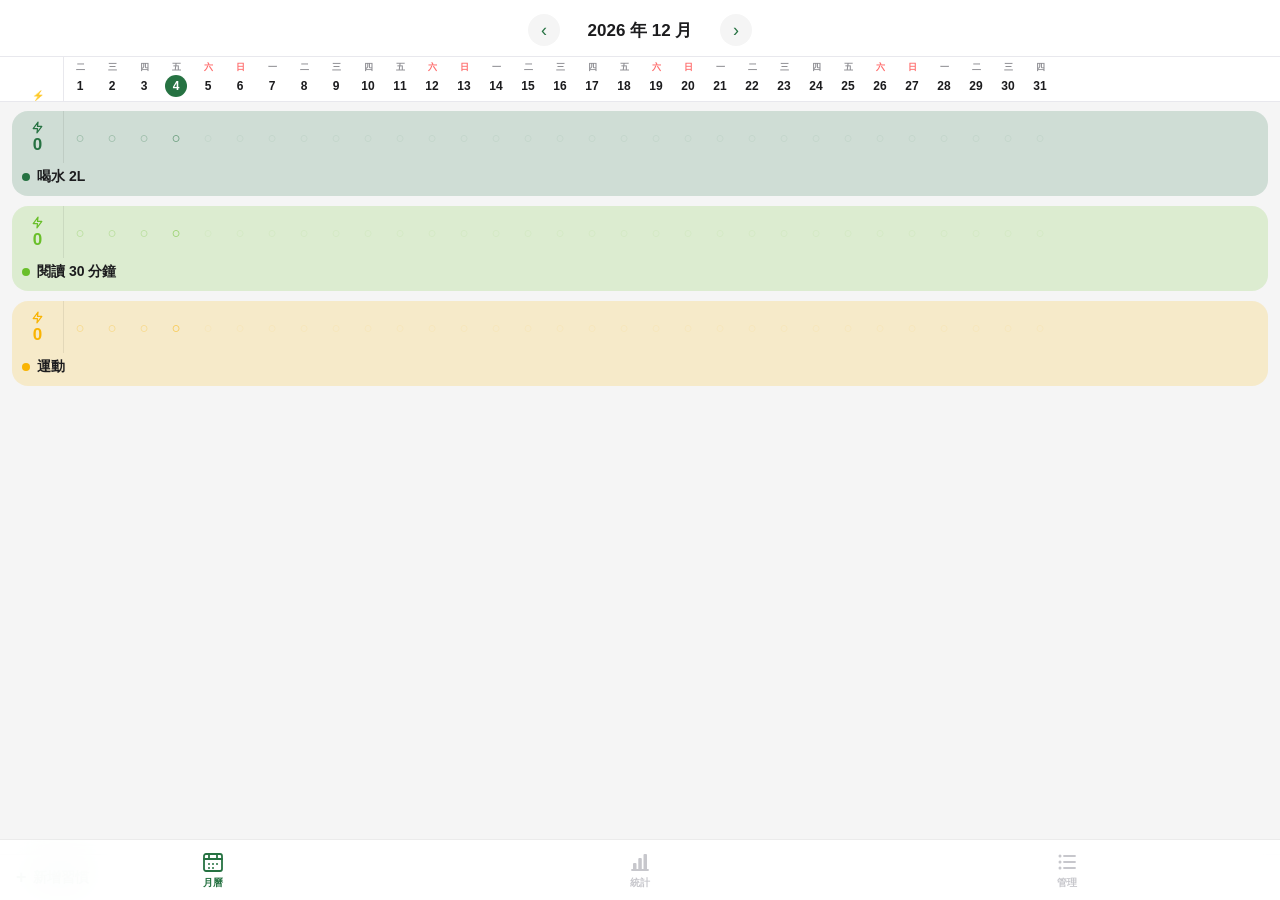
<file: habits.html>
<!DOCTYPE html>
<html lang="zh-TW">
<head>
  <meta charset="UTF-8">
  <meta name="viewport" content="width=device-width, initial-scale=1.0, maximum-scale=1.0, user-scalable=no">
  <meta name="apple-mobile-web-app-capable" content="yes">
  <meta name="apple-mobile-web-app-status-bar-style" content="default">
  <meta name="apple-mobile-web-app-title" content="習慣追蹤">
  <meta name="theme-color" content="#267242">
  <link rel="apple-touch-icon" href="apple-touch-icon.png">
  <link rel="icon" type="image/svg+xml" href="icon.svg">
  <title>每日習慣</title>
  <style>
    * { margin: 0; padding: 0; box-sizing: border-box; -webkit-tap-highlight-color: transparent; }

    :root {
      --bg: #f5f5f5;
      --card: #ffffff;
      --text-primary: #1c1c1e;
      --text-secondary: #8e8e93;
      --text-tertiary: #c7c7cc;
      --accent: #267242;
      --border: #e8e8ed;
      --tab-height: 68px;
      --name-col: 52px;
      --cell-size: 32px;
    }

    body {
      font-family: -apple-system, BlinkMacSystemFont, 'Helvetica Neue', sans-serif;
      background: var(--bg);
      color: var(--text-primary);
      min-height: 100vh;
      overflow-x: hidden;
    }

    /* ── Views ── */
    .view { display: none; }
    .view.active { display: flex; flex-direction: column; height: 100vh; }

    /* ── Month nav ── */
    .month-nav {
      display: flex;
      align-items: center;
      justify-content: center;
      gap: 20px;
      padding: max(env(safe-area-inset-top,0px), 14px) 16px 10px;
      background: var(--card);
      border-bottom: 1px solid var(--border);
      flex-shrink: 0;
    }
    .month-nav-btn {
      width: 32px; height: 32px;
      border-radius: 16px;
      border: none;
      background: var(--bg);
      color: var(--accent);
      font-size: 18px;
      cursor: pointer;
      display: flex; align-items: center; justify-content: center;
      transition: background 0.15s;
    }
    .month-nav-btn:active { background: var(--border); }
    .month-title { font-size: 17px; font-weight: 700; min-width: 120px; text-align: center; }

    /* ── Grid container ── */
    .grid-scroll-area {
      flex: 1;
      overflow: hidden;
      display: flex;
      flex-direction: column;
    }

    /* Header row (day numbers) */
    .grid-header {
      display: flex;
      flex-shrink: 0;
      background: var(--card);
      border-bottom: 1px solid var(--border);
      padding: 0 12px;
    }
    .grid-header-name {
      width: var(--name-col);
      min-width: var(--name-col);
      padding: 6px 10px;
      font-size: 11px;
      font-weight: 700;
      color: var(--accent);
      display: flex; align-items: flex-end;
      border-right: 1px solid var(--border);
    }
    .grid-header-days {
      flex: 1;
      overflow-x: auto;
      scrollbar-width: none;
    }
    .grid-header-days::-webkit-scrollbar { display: none; }
    .grid-header-days-inner {
      display: flex;
    }
    .day-header {
      width: var(--cell-size);
      min-width: var(--cell-size);
      display: flex;
      flex-direction: column;
      align-items: center;
      justify-content: center;
      padding: 4px 0;
      gap: 1px;
    }
    .day-dow { font-size: 9px; font-weight: 600; color: var(--text-secondary); text-transform: uppercase; }
    .day-num {
      font-size: 12px; font-weight: 700;
      width: 22px; height: 22px;
      border-radius: 11px;
      display: flex; align-items: center; justify-content: center;
    }
    .day-num.today { background: var(--accent); color: white; }
    .day-dow.weekend { color: #ff6b6b; }

    /* Body - card area */
    .grid-body {
      flex: 1;
      overflow-y: auto;
      display: flex;
      flex-direction: column;
      background: var(--bg);
      padding: 4px 0 8px;
    }

    /* Habit card */
    .habit-card {
      margin: 5px 12px;
      border-radius: 16px;
      overflow: hidden;
    }
    .habit-card-row {
      display: flex;
      align-items: stretch;
      min-height: 52px;
    }

    /* Streak cell (left fixed column) */
    .habit-streak-cell {
      width: var(--name-col);
      min-width: var(--name-col);
      flex-shrink: 0;
      display: flex;
      flex-direction: column;
      align-items: center;
      justify-content: center;
      gap: 2px;
      padding: 8px 4px;
      border-right: 1px solid rgba(0,0,0,0.08);
      cursor: pointer;
    }
    .habit-streak-num { font-size: 17px; font-weight: 800; line-height: 1; }

    /* Name bar at bottom of card */
    .habit-name-bar {
      display: flex;
      align-items: center;
      gap: 7px;
      padding: 5px 12px 10px 10px;
      font-size: 14px;
      font-weight: 700;
      cursor: pointer;
    }
    .habit-color-dot { width: 8px; height: 8px; border-radius: 4px; flex-shrink: 0; }

    .habit-days-scroll {
      flex: 1;
      overflow-x: auto;
      scrollbar-width: none;
      display: flex;
      align-items: center;
    }
    .habit-days-scroll::-webkit-scrollbar { display: none; }
    .habit-days-inner { display: flex; align-items: center; height: 100%; }

    .habit-cell {
      width: var(--cell-size);
      min-width: var(--cell-size);
      height: 100%;
      display: flex;
      align-items: center;
      justify-content: center;
      cursor: pointer;
    }
    .habit-cell:active { opacity: 0.6; }
    .habit-cell.future { opacity: 0.25; pointer-events: none; }
    .cell-check { font-size: 15px; font-weight: 800; }
    .cell-circle { font-size: 15px; }

    /* Add habit row */
    .add-habit-row {
      display: flex;
      align-items: center;
      padding: 12px 16px;
      background: var(--card);
      border-top: 1px solid var(--border);
      cursor: pointer;
      color: var(--accent);
      font-size: 14px;
      font-weight: 600;
      gap: 6px;
      flex-shrink: 0;
    }
    .add-habit-row:active { background: var(--bg); }

    /* Empty state */
    .empty-grid {
      flex: 1;
      display: flex;
      flex-direction: column;
      align-items: center;
      justify-content: center;
      gap: 12px;
      color: var(--text-secondary);
      background: var(--card);
    }
    .empty-grid .emoji { font-size: 48px; }
    .empty-grid p { font-size: 16px; font-weight: 600; }
    .empty-grid small { font-size: 13px; color: var(--text-tertiary); }

    /* ── Stats Tab ── */
    .stats-scroll {
      flex: 1;
      overflow-y: auto;
      padding: 16px;
      padding-bottom: calc(var(--tab-height) + 16px);
    }
    .stats-header {
      padding: max(env(safe-area-inset-top,0px),14px) 16px 10px;
      background: var(--card);
      border-bottom: 1px solid var(--border);
      flex-shrink: 0;
    }
    .stats-title { font-size: 22px; font-weight: 800; }

    .stat-grid { display: grid; grid-template-columns: 1fr 1fr; gap: 10px; margin-bottom: 14px; }
    .stat-card { background: var(--card); border-radius: 16px; padding: 16px; box-shadow: 0 1px 3px rgba(0,0,0,0.06); }
    .stat-card.full { grid-column: 1/-1; }
    .stat-emoji { font-size: 22px; margin-bottom: 6px; }
    .stat-value { font-size: 26px; font-weight: 800; letter-spacing: -0.5px; }
    .stat-label { font-size: 12px; color: var(--text-secondary); margin-top: 2px; font-weight: 500; }

    .streak-list { background: var(--card); border-radius: 16px; overflow: hidden; box-shadow: 0 1px 3px rgba(0,0,0,0.06); }
    .streak-row { display: flex; align-items: center; gap: 12px; padding: 13px 16px; border-bottom: 1px solid var(--border); }
    .streak-row:last-child { border-bottom: none; }
    .streak-dot { width: 10px; height: 10px; border-radius: 5px; flex-shrink: 0; }
    .streak-info { flex: 1; }
    .streak-name { font-size: 14px; font-weight: 600; }
    .streak-sub { font-size: 11px; color: var(--text-secondary); margin-top: 2px; }
    .streak-val { font-size: 18px; font-weight: 800; }
    .streak-unit { font-size: 10px; color: var(--text-secondary); text-align: right; }

    /* ── Manage Tab ── */
    .manage-scroll {
      flex: 1;
      overflow-y: auto;
      padding: 16px;
      padding-bottom: calc(var(--tab-height) + 16px);
    }
    .manage-header {
      padding: max(env(safe-area-inset-top,0px),14px) 16px 10px;
      background: var(--card);
      border-bottom: 1px solid var(--border);
      flex-shrink: 0;
    }
    .manage-title { font-size: 22px; font-weight: 800; }

    .manage-list-card { background: var(--card); border-radius: 16px; overflow: hidden; box-shadow: 0 1px 3px rgba(0,0,0,0.06); margin-bottom: 12px; }
    .manage-row { display: flex; align-items: center; gap: 12px; padding: 14px 16px; border-bottom: 1px solid var(--border); cursor: pointer; transition: background 0.1s; }
    .manage-row:last-child { border-bottom: none; }
    .manage-row:active { background: var(--bg); }
    .manage-color { width: 12px; height: 12px; border-radius: 6px; flex-shrink: 0; }
    .manage-info { flex: 1; }
    .manage-name { font-size: 15px; font-weight: 600; }
    .manage-goal { font-size: 12px; color: var(--text-secondary); margin-top: 2px; }
    .manage-arrow { color: var(--text-tertiary); font-size: 18px; }

    .add-btn-full { width: 100%; padding: 15px; border-radius: 14px; border: none; background: var(--accent); color: white; font-size: 16px; font-weight: 700; cursor: pointer; font-family: inherit; transition: opacity 0.1s; box-shadow: 0 4px 12px rgba(74,108,247,0.3); }
    .add-btn-full:active { opacity: 0.8; }

    /* ── Tab bar ── */
    .tab-bar {
      position: fixed;
      bottom: 0; left: 0; right: 0;
      background: rgba(255,255,255,0.92);
      backdrop-filter: blur(20px);
      -webkit-backdrop-filter: blur(20px);
      border-top: 1px solid rgba(0,0,0,0.08);
      padding: 6px 0 calc(6px + env(safe-area-inset-bottom,0px));
      display: flex;
      justify-content: space-around;
      z-index: 100;
    }
    .tab-item { display: flex; flex-direction: column; align-items: center; gap: 2px; background: none; border: none; cursor: pointer; padding: 4px 24px; color: var(--text-tertiary); transition: color 0.15s; font-family: inherit; }
    .tab-item.active { color: var(--accent); }
    .tab-icon { width: 24px; height: 24px; display: flex; align-items: center; justify-content: center; }
    .tab-icon svg { width: 24px; height: 24px; }
    .tab-label { font-size: 10px; font-weight: 600; }

    /* ── Modal ── */
    .modal-overlay { position: fixed; inset: 0; background: rgba(0,0,0,0.4); z-index: 200; display: flex; align-items: flex-end; justify-content: center; opacity: 0; pointer-events: none; transition: opacity 0.25s; }
    .modal-overlay.open { opacity: 1; pointer-events: all; }
    .modal { width: 100%; max-width: 500px; background: var(--card); border-radius: 24px 24px 0 0; padding: 20px 20px calc(24px + env(safe-area-inset-bottom,0px)); transform: translateY(100%); transition: transform 0.32s cubic-bezier(0.32,0.72,0,1); max-height: 90vh; overflow-y: auto; }
    .modal-overlay.open .modal { transform: translateY(0); }
    .modal-handle { width: 36px; height: 4px; background: var(--border); border-radius: 2px; margin: 0 auto 18px; }
    .modal-title { font-size: 20px; font-weight: 800; margin-bottom: 20px; }

    .form-group { margin-bottom: 16px; }
    .form-label { font-size: 11px; font-weight: 700; color: var(--text-secondary); text-transform: uppercase; letter-spacing: 0.5px; margin-bottom: 8px; }
    .form-input { width: 100%; padding: 13px 14px; border: 1.5px solid var(--border); border-radius: 12px; font-size: 16px; font-family: inherit; background: var(--bg); color: var(--text-primary); outline: none; transition: border-color 0.15s; }
    .form-input:focus { border-color: var(--accent); }
    .form-input.error { border-color: #ff3b30; }

    .color-picker { display: flex; gap: 10px; flex-wrap: wrap; }
    .color-option { width: 32px; height: 32px; border-radius: 16px; border: 3px solid transparent; cursor: pointer; transition: transform 0.15s; }
    .color-option.selected { border-color: var(--text-primary); transform: scale(1.15); }

    .btn-row { display: flex; gap: 10px; margin-top: 20px; }
    .btn { flex: 1; padding: 15px; border-radius: 14px; border: none; font-size: 16px; font-weight: 700; cursor: pointer; font-family: inherit; transition: opacity 0.1s; }
    .btn:active { opacity: 0.75; }
    .btn-primary { background: var(--accent); color: white; }
    .btn-secondary { background: var(--bg); color: var(--text-primary); }
    .btn-danger { background: #fff0f0; color: #ff3b30; }

    .section-label { font-size: 13px; font-weight: 700; color: var(--text-secondary); margin: 16px 0 8px 2px; text-transform: uppercase; letter-spacing: 0.4px; font-size: 11px; }

    @keyframes fadeUp { from { opacity: 0; transform: translateY(6px); } to { opacity: 1; transform: translateY(0); } }
    .fade-up { animation: fadeUp 0.25s ease; }
  </style>
</head>
<body>

<!-- ── GRID TAB ── -->
<div id="view-grid" class="view active">
  <div class="month-nav">
    <button class="month-nav-btn" onclick="changeMonth(-1)">‹</button>
    <div class="month-title" id="month-title"></div>
    <button class="month-nav-btn" onclick="changeMonth(1)">›</button>
  </div>

  <!-- header: streak col + day numbers -->
  <div class="grid-header" id="grid-header">
    <div class="grid-header-name" style="justify-content:center;font-size:10px;padding:0 4px">⚡</div>
    <div class="grid-header-days" id="grid-header-days">
      <div class="grid-header-days-inner" id="grid-days-inner"></div>
    </div>
  </div>

  <!-- body -->
  <div class="grid-body" id="grid-body"></div>

  <!-- empty state -->
  <div class="empty-grid" id="empty-grid" style="display:none">
    <div class="emoji">🌱</div>
    <p>還沒有習慣</p>
    <small>點下方新增你的第一個習慣</small>
  </div>

  <div class="add-habit-row" onclick="openAddModal()">
    <span style="font-size:18px">+</span> 新增習慣
  </div>
</div>

<!-- ── STATS TAB ── -->
<div id="view-stats" class="view">
  <div class="stats-header"><div class="stats-title">統計</div></div>
  <div class="stats-scroll">
    <div class="stat-grid">
      <div class="stat-card"><div class="stat-emoji"><svg viewBox="0 0 24 24" width="26" height="26" fill="none" stroke="#E7980A" stroke-width="1.8" stroke-linecap="round" stroke-linejoin="round"><path d="M12 2c0 4-4 6-4 10a4 4 0 0 0 8 0c0-4-4-6-4-10z"/><path d="M12 12c0 2-2 3-2 5a2 2 0 0 0 4 0c0-2-2-3-2-5z" fill="#E7980A" stroke="none"/></svg></div><div class="stat-value" id="stat-streak">0</div><div class="stat-label">最長連續天數</div></div>
      <div class="stat-card"><div class="stat-emoji"><svg viewBox="0 0 24 24" width="26" height="26" fill="none" stroke="#267242" stroke-width="1.8" stroke-linecap="round" stroke-linejoin="round"><circle cx="12" cy="12" r="9"/><path d="M8 12l3 3 5-5"/></svg></div><div class="stat-value" id="stat-today">0</div><div class="stat-label">今日完成</div></div>
      <div class="stat-card"><div class="stat-emoji"><svg viewBox="0 0 24 24" width="26" height="26" fill="none" stroke="#A6BE42" stroke-width="1.8" stroke-linecap="round" stroke-linejoin="round"><rect x="3" y="4" width="18" height="17" rx="2"/><line x1="3" y1="9" x2="21" y2="9"/><line x1="8" y1="4" x2="8" y2="9"/><line x1="16" y1="4" x2="16" y2="9"/></svg></div><div class="stat-value" id="stat-days">0</div><div class="stat-label">有記錄的天數</div></div>
      <div class="stat-card"><div class="stat-emoji"><svg viewBox="0 0 24 24" width="26" height="26" fill="none" stroke="#F9B403" stroke-width="1.8" stroke-linecap="round" stroke-linejoin="round"><path d="M13 2L4 14h8l-1 8 9-12h-8l1-8z"/></svg></div><div class="stat-value" id="stat-rate">0%</div><div class="stat-label">本月完成率</div></div>
    </div>
    <div class="section-label">各習慣連續天數</div>
    <div class="streak-list" id="streak-list"></div>
  </div>
</div>

<!-- ── MANAGE TAB ── -->
<div id="view-manage" class="view">
  <div class="manage-header"><div class="manage-title">習慣管理</div></div>
  <div class="manage-scroll">
    <div class="manage-list-card" id="manage-list"></div>
    <div id="empty-manage" style="display:none;text-align:center;padding:32px 0;color:var(--text-secondary)">
      <div style="font-size:40px;margin-bottom:10px">🎯</div>
      <div style="font-weight:600;margin-bottom:4px">尚無習慣</div>
      <div style="font-size:13px;color:var(--text-tertiary)">點下方按鈕新增</div>
    </div>
    <div style="height:12px"></div>
    <button class="add-btn-full" onclick="openAddModal()">+ 新增習慣</button>
  </div>
</div>

<!-- Tab bar -->
<div class="tab-bar">
  <button class="tab-item active" id="tab-grid" onclick="switchTab('grid')">
    <span class="tab-icon"><svg viewBox="0 0 24 24" fill="none" stroke="currentColor" stroke-width="1.8" stroke-linecap="round" stroke-linejoin="round"><rect x="3" y="4" width="18" height="17" rx="2"/><line x1="3" y1="9" x2="21" y2="9"/><line x1="8" y1="4" x2="8" y2="9"/><line x1="16" y1="4" x2="16" y2="9"/><circle cx="8" cy="14" r="1" fill="currentColor" stroke="none"/><circle cx="12" cy="14" r="1" fill="currentColor" stroke="none"/><circle cx="16" cy="14" r="1" fill="currentColor" stroke="none"/><circle cx="8" cy="18" r="1" fill="currentColor" stroke="none"/><circle cx="12" cy="18" r="1" fill="currentColor" stroke="none"/></svg></span>
    <span class="tab-label">月曆</span>
  </button>
  <button class="tab-item" id="tab-stats" onclick="switchTab('stats')">
    <span class="tab-icon"><svg viewBox="0 0 24 24" fill="none" stroke="currentColor" stroke-width="1.8" stroke-linecap="round" stroke-linejoin="round"><line x1="4" y1="20" x2="20" y2="20"/><rect x="5" y="13" width="3.5" height="7" rx="1" fill="currentColor" stroke="none"/><rect x="10.3" y="8" width="3.5" height="12" rx="1" fill="currentColor" stroke="none"/><rect x="15.5" y="4" width="3.5" height="16" rx="1" fill="currentColor" stroke="none"/></svg></span>
    <span class="tab-label">統計</span>
  </button>
  <button class="tab-item" id="tab-manage" onclick="switchTab('manage')">
    <span class="tab-icon"><svg viewBox="0 0 24 24" fill="none" stroke="currentColor" stroke-width="1.8" stroke-linecap="round"><line x1="9" y1="6" x2="20" y2="6"/><line x1="9" y1="12" x2="20" y2="12"/><line x1="9" y1="18" x2="20" y2="18"/><circle cx="5" cy="6" r="1.5" fill="currentColor" stroke="none"/><circle cx="5" cy="12" r="1.5" fill="currentColor" stroke="none"/><circle cx="5" cy="18" r="1.5" fill="currentColor" stroke="none"/></svg></span>
    <span class="tab-label">管理</span>
  </button>
</div>

<!-- Add/Edit Modal -->
<div class="modal-overlay" id="habit-modal" onclick="closeModalOnBg(event,'habit-modal')">
  <div class="modal">
    <div class="modal-handle"></div>
    <div class="modal-title" id="modal-title">新增習慣</div>
    <div class="form-group">
      <div class="form-label">習慣名稱</div>
      <input class="form-input" id="habit-name-input" type="text" placeholder="例：每天喝水 2L" maxlength="20"/>
    </div>
    <div class="form-group">
      <div class="form-label">每月目標天數</div>
      <input class="form-input" id="habit-goal-input" type="number" inputmode="numeric" placeholder="20" min="1" max="31"/>
    </div>
    <div class="form-group">
      <div class="form-label">顏色</div>
      <div class="color-picker" id="color-picker"></div>
    </div>
    <div class="btn-row">
      <button class="btn btn-secondary" onclick="closeModal('habit-modal')">取消</button>
      <button class="btn btn-primary" onclick="saveHabit()">儲存</button>
    </div>
    <div class="btn-row" id="delete-btn-row" style="display:none;margin-top:4px">
      <button class="btn btn-danger" onclick="deleteHabit()">刪除此習慣</button>
    </div>
  </div>
</div>

<script>
// ─── Config ──────────────────────────────────────────────────
const COLORS = [
  '#267242','#69BF29','#A6BE42','#DAC561','#D9D5C4',
  '#F9B403','#E9A103','#C84C16','#E7980A','#F8D0C0'
];
const PASTEL = {
  '#4a6cf7': '#dde5ff',
  '#34c759': '#d4f5e0',
  '#ff9500': '#fff0cc',
  '#ff6b6b': '#ffd6d6',
  '#af52de': '#ead6f5',
  '#00c7be': '#ccf2f0',
  '#f7b731': '#fef3cc',
  '#5ac8fa': '#d6f0ff',
  '#e05c8a': '#fad6e6',
  '#8bc34a': '#e4f5cc',
};
const DOW = ['日','一','二','三','四','五','六'];

// ─── State ───────────────────────────────────────────────────
let data; // { habits: [], records: {} }
let viewYear, viewMonth; // currently displayed month (0-indexed)
let editingId = null;
let selectedColor = COLORS[0];

// ─── Helpers ─────────────────────────────────────────────────
function uid() { return Math.random().toString(36).slice(2,9); }

function dk(year, month, day) {
  return `${year}-${String(month+1).padStart(2,'0')}-${String(day).padStart(2,'0')}`;
}

function todayDK() {
  const d = new Date();
  return dk(d.getFullYear(), d.getMonth(), d.getDate());
}

function daysInMonth(year, month) {
  return new Date(year, month+1, 0).getDate();
}

function isChecked(habitId, dateKey) {
  return !!(data.records[dateKey] && data.records[dateKey][habitId]);
}

function toggle(habitId, dateKey) {
  if (!data.records[dateKey]) data.records[dateKey] = {};
  if (data.records[dateKey][habitId]) delete data.records[dateKey][habitId];
  else data.records[dateKey][habitId] = true;
  // clean up empty date record
  if (Object.keys(data.records[dateKey]).length === 0) delete data.records[dateKey];
  save();
}

function getStreak(habitId) {
  let streak = 0;
  const today = new Date();
  // start from today; if today not checked, start from yesterday
  let start = isChecked(habitId, todayDK()) ? 0 : 1;
  for (let i = start; i < 500; i++) {
    const d = new Date(today);
    d.setDate(d.getDate() - i);
    const key = dk(d.getFullYear(), d.getMonth(), d.getDate());
    if (data.records[key] && data.records[key][habitId]) streak++;
    else if (i >= start) break;
  }
  return streak;
}

function getBestStreak(habitId) {
  let best = 0, cur = 0;
  for (let i = 364; i >= 0; i--) {
    const d = new Date(); d.setDate(d.getDate() - i);
    const key = dk(d.getFullYear(), d.getMonth(), d.getDate());
    if (data.records[key] && data.records[key][habitId]) cur++;
    else { best = Math.max(best, cur); cur = 0; }
  }
  return Math.max(best, cur);
}

function monthAchieved(habitId, year, month) {
  let count = 0;
  const days = daysInMonth(year, month);
  for (let d = 1; d <= days; d++) {
    if (isChecked(habitId, dk(year, month, d))) count++;
  }
  return count;
}

// ─── Persist ─────────────────────────────────────────────────
function save() { localStorage.setItem('habitData_v2', JSON.stringify(data)); }

function load() {
  try {
    const s = localStorage.getItem('habitData_v2');
    if (s) { data = JSON.parse(s); return; }
    // try migrating from v1
    const v1 = localStorage.getItem('habitData_v1');
    if (v1) {
      const old = JSON.parse(v1);
      data = { habits: old.habits.map(h => ({ id: h.id, name: h.name, color: h.color || COLORS[0], goal: 20 })), records: old.records || {} };
      return;
    }
  } catch(e) {}
  data = {
    habits: [
      { id: uid(), name: '喝水 2L', color: '#267242', goal: 20 },
      { id: uid(), name: '閱讀 30 分鐘', color: '#69BF29', goal: 20 },
      { id: uid(), name: '運動', color: '#F9B403', goal: 20 },
    ],
    records: {}
  };
}

// ─── Helpers ─────────────────────────────────────────────────
function hexToRgb(hex) {
  return [parseInt(hex.slice(1,3),16), parseInt(hex.slice(3,5),16), parseInt(hex.slice(5,7),16)];
}

// ─── Render: Grid ─────────────────────────────────────────────
function renderGrid() {
  const today = new Date();
  const todayY = today.getFullYear(), todayM = today.getMonth(), todayD = today.getDate();
  const days = daysInMonth(viewYear, viewMonth);
  const isCurrent = (viewYear === todayY && viewMonth === todayM);

  document.getElementById('month-title').textContent = `${viewYear} 年 ${viewMonth+1} 月`;

  // build day headers
  const daysInner = document.getElementById('grid-days-inner');
  daysInner.innerHTML = '';
  for (let d = 1; d <= days; d++) {
    const date = new Date(viewYear, viewMonth, d);
    const dow = date.getDay();
    const isToday = isCurrent && d === todayD;
    const isWeekend = dow === 0 || dow === 6;
    const col = document.createElement('div');
    col.className = 'day-header';
    col.innerHTML = `
      <span class="day-dow${isWeekend?' weekend':''}">${DOW[dow]}</span>
      <span class="day-num${isToday?' today':''}">${d}</span>`;
    daysInner.appendChild(col);
  }

  const body = document.getElementById('grid-body');
  const emptyEl = document.getElementById('empty-grid');

  if (!data.habits.length) {
    body.innerHTML = '';
    emptyEl.style.display = 'flex';
    return;
  }
  emptyEl.style.display = 'none';
  body.innerHTML = '';

  data.habits.forEach(h => {
    const [r,g,b] = hexToRgb(h.color);
    const streak = getStreak(h.id);

    const card = document.createElement('div');
    card.className = 'habit-card fade-up';
    card.style.background = `rgba(${r},${g},${b},0.18)`;

    // top row: streak + days
    const cardRow = document.createElement('div');
    cardRow.className = 'habit-card-row';

    // streak cell
    const streakCell = document.createElement('div');
    streakCell.className = 'habit-streak-cell';
    streakCell.onclick = () => openEditModal(h.id);
    streakCell.innerHTML = `<svg viewBox="0 0 24 24" width="13" height="13" fill="none" stroke="${h.color}" stroke-width="2.2" stroke-linecap="round" stroke-linejoin="round"><path d="M13 2L4 14h8l-1 8 9-12h-8l1-8z"/></svg><span class="habit-streak-num" style="color:${h.color}">${streak}</span>`;

    // days scroll
    const daysScroll = document.createElement('div');
    daysScroll.className = 'habit-days-scroll';
    const daysInner2 = document.createElement('div');
    daysInner2.className = 'habit-days-inner';

    for (let d = 1; d <= days; d++) {
      const key = dk(viewYear, viewMonth, d);
      const checked = isChecked(h.id, key);
      const isToday = isCurrent && d === todayD;
      const isFuture = isCurrent && d > todayD;

      const cell = document.createElement('div');
      cell.className = 'habit-cell' + (isFuture ? ' future' : '');

      if (checked) {
        cell.innerHTML = `<span class="cell-check" style="color:${h.color}">✓</span>`;
      } else if (isToday) {
        cell.innerHTML = `<span class="cell-circle" style="color:rgba(${r},${g},${b},0.7);font-weight:700">○</span>`;
      } else {
        cell.innerHTML = `<span class="cell-circle" style="color:rgba(${r},${g},${b},0.35)">○</span>`;
      }

      if (!isFuture) {
        cell.onclick = () => { toggle(h.id, key); renderGrid(); syncScroll(); };
      }
      daysInner2.appendChild(cell);
    }
    daysScroll.appendChild(daysInner2);

    cardRow.appendChild(streakCell);
    cardRow.appendChild(daysScroll);

    // name bar at bottom of card
    const nameBar = document.createElement('div');
    nameBar.className = 'habit-name-bar';
    nameBar.onclick = () => openEditModal(h.id);
    nameBar.innerHTML = `<div class="habit-color-dot" style="background:${h.color}"></div>${h.name}`;

    card.appendChild(cardRow);
    card.appendChild(nameBar);
    body.appendChild(card);
  });

  setTimeout(syncScroll, 0);
}

// keep all rows scrolled to same horizontal position
let isSyncing = false;
function syncScroll() {
  const header = document.getElementById('grid-header-days');
  const rows = document.querySelectorAll('.habit-days-scroll');
  const today = new Date();
  if (viewYear === today.getFullYear() && viewMonth === today.getMonth()) {
    // scroll to show today
    const todayD = today.getDate();
    const scrollTo = Math.max(0, (todayD - 4) * 32);
    header.scrollLeft = scrollTo;
    rows.forEach(r => r.scrollLeft = scrollTo);
  }
  // link scroll events
  const allScrollable = [header, ...rows];
  allScrollable.forEach(el => {
    el.onscroll = () => {
      if (isSyncing) return;
      isSyncing = true;
      allScrollable.forEach(other => { if (other !== el) other.scrollLeft = el.scrollLeft; });
      isSyncing = false;
    };
  });
}

function changeMonth(delta) {
  viewMonth += delta;
  if (viewMonth > 11) { viewMonth = 0; viewYear++; }
  if (viewMonth < 0) { viewMonth = 11; viewYear--; }
  renderGrid();
}

// ─── Render: Stats ───────────────────────────────────────────
function renderStats() {
  let bestStreak = 0;
  data.habits.forEach(h => { bestStreak = Math.max(bestStreak, getBestStreak(h.id)); });
  const today = new Date();
  const todayKey = todayDK();
  const todayDone = data.habits.filter(h => isChecked(h.id, todayKey)).length;
  const trackedDays = Object.keys(data.records).length;

  // month completion rate
  const days = daysInMonth(today.getFullYear(), today.getMonth());
  let possible = 0, done = 0;
  for (let d = 1; d <= today.getDate(); d++) {
    const key = dk(today.getFullYear(), today.getMonth(), d);
    data.habits.forEach(h => {
      possible++;
      if (isChecked(h.id, key)) done++;
    });
  }
  const rate = possible > 0 ? Math.round(done / possible * 100) : 0;

  document.getElementById('stat-streak').textContent = bestStreak;
  document.getElementById('stat-today').textContent = `${todayDone}/${data.habits.length}`;
  document.getElementById('stat-days').textContent = trackedDays;
  document.getElementById('stat-rate').textContent = rate + '%';

  const list = document.getElementById('streak-list');
  if (!data.habits.length) {
    list.innerHTML = '<div class="streak-row" style="color:var(--text-secondary);font-size:14px">尚無習慣</div>';
    return;
  }
  list.innerHTML = data.habits.map(h => {
    const streak = getStreak(h.id);
    const best = getBestStreak(h.id);
    const achieved = monthAchieved(h.id, today.getFullYear(), today.getMonth());
    return `<div class="streak-row">
      <div class="streak-dot" style="background:${h.color}"></div>
      <div class="streak-info">
        <div class="streak-name">${h.name}</div>
        <div class="streak-sub">本月達成 ${achieved} 天 · 最長 ${best} 天</div>
      </div>
      <div>
        <div class="streak-val" style="color:${h.color}">${streak}</div>
        <div class="streak-unit">連續天</div>
      </div>
    </div>`;
  }).join('');
}

// ─── Render: Manage ──────────────────────────────────────────
function renderManage() {
  const list = document.getElementById('manage-list');
  const empty = document.getElementById('empty-manage');
  if (!data.habits.length) {
    list.style.display = 'none'; empty.style.display = 'block'; return;
  }
  list.style.display = 'block'; empty.style.display = 'none';
  list.innerHTML = data.habits.map(h => `
    <div class="manage-row" onclick="openEditModal('${h.id}')">
      <div class="manage-color" style="background:${h.color}"></div>
      <div class="manage-info">
        <div class="manage-name">${h.name}</div>
        <div class="manage-goal">每月目標：${h.goal || 20} 天</div>
      </div>
      <div class="manage-arrow">›</div>
    </div>`).join('');
}

// ─── Tab switching ───────────────────────────────────────────
function switchTab(name) {
  document.querySelectorAll('.view').forEach(v => v.classList.remove('active'));
  document.querySelectorAll('.tab-item').forEach(t => t.classList.remove('active'));
  document.getElementById('view-'+name).classList.add('active');
  document.getElementById('tab-'+name).classList.add('active');
  if (name === 'grid') renderGrid();
  else if (name === 'stats') renderStats();
  else if (name === 'manage') renderManage();
}

// ─── Modal ───────────────────────────────────────────────────
function openModal(id) { document.getElementById(id).classList.add('open'); }
function closeModal(id) { document.getElementById(id).classList.remove('open'); }
function closeModalOnBg(e, id) { if (e.target.id === id) closeModal(id); }

function buildColorPicker() {
  document.getElementById('color-picker').innerHTML = COLORS.map(c =>
    `<div class="color-option${c === selectedColor ? ' selected' : ''}"
          style="background:${c}" onclick="pickColor('${c}')"></div>`
  ).join('');
}

function pickColor(c) {
  selectedColor = c;
  document.querySelectorAll('.color-option').forEach(el => {
    el.className = 'color-option' + (el.style.background === c ? ' selected' : '');
  });
}

function openAddModal() {
  editingId = null;
  selectedColor = COLORS[data.habits.length % COLORS.length];
  document.getElementById('modal-title').textContent = '新增習慣';
  document.getElementById('habit-name-input').value = '';
  document.getElementById('habit-goal-input').value = '20';
  document.getElementById('habit-name-input').classList.remove('error');
  document.getElementById('delete-btn-row').style.display = 'none';
  buildColorPicker();
  openModal('habit-modal');
  setTimeout(() => document.getElementById('habit-name-input').focus(), 350);
}

function openEditModal(id) {
  const h = data.habits.find(x => x.id === id); if (!h) return;
  editingId = id;
  selectedColor = h.color;
  document.getElementById('modal-title').textContent = '編輯習慣';
  document.getElementById('habit-name-input').value = h.name;
  document.getElementById('habit-goal-input').value = h.goal || 20;
  document.getElementById('habit-name-input').classList.remove('error');
  document.getElementById('delete-btn-row').style.display = 'flex';
  buildColorPicker();
  openModal('habit-modal');
}

function saveHabit() {
  const name = document.getElementById('habit-name-input').value.trim();
  if (!name) { document.getElementById('habit-name-input').classList.add('error'); document.getElementById('habit-name-input').focus(); return; }
  document.getElementById('habit-name-input').classList.remove('error');
  const goal = parseInt(document.getElementById('habit-goal-input').value) || 20;

  if (editingId) {
    const idx = data.habits.findIndex(h => h.id === editingId);
    if (idx >= 0) data.habits[idx] = { ...data.habits[idx], name, color: selectedColor, goal };
  } else {
    data.habits.push({ id: uid(), name, color: selectedColor, goal });
  }
  save();
  closeModal('habit-modal');
  renderGrid();
  renderManage();
}

function deleteHabit() {
  if (!editingId) return;
  data.habits = data.habits.filter(h => h.id !== editingId);
  Object.keys(data.records).forEach(key => { if (data.records[key]) delete data.records[key][editingId]; if (data.records[key] && !Object.keys(data.records[key]).length) delete data.records[key]; });
  save();
  closeModal('habit-modal');
  renderGrid();
  renderManage();
}

// ─── Boot ────────────────────────────────────────────────────
load();
const _now = new Date();
viewYear = _now.getFullYear();
viewMonth = _now.getMonth();
renderGrid();
</script>
</body>
</html>
</file>
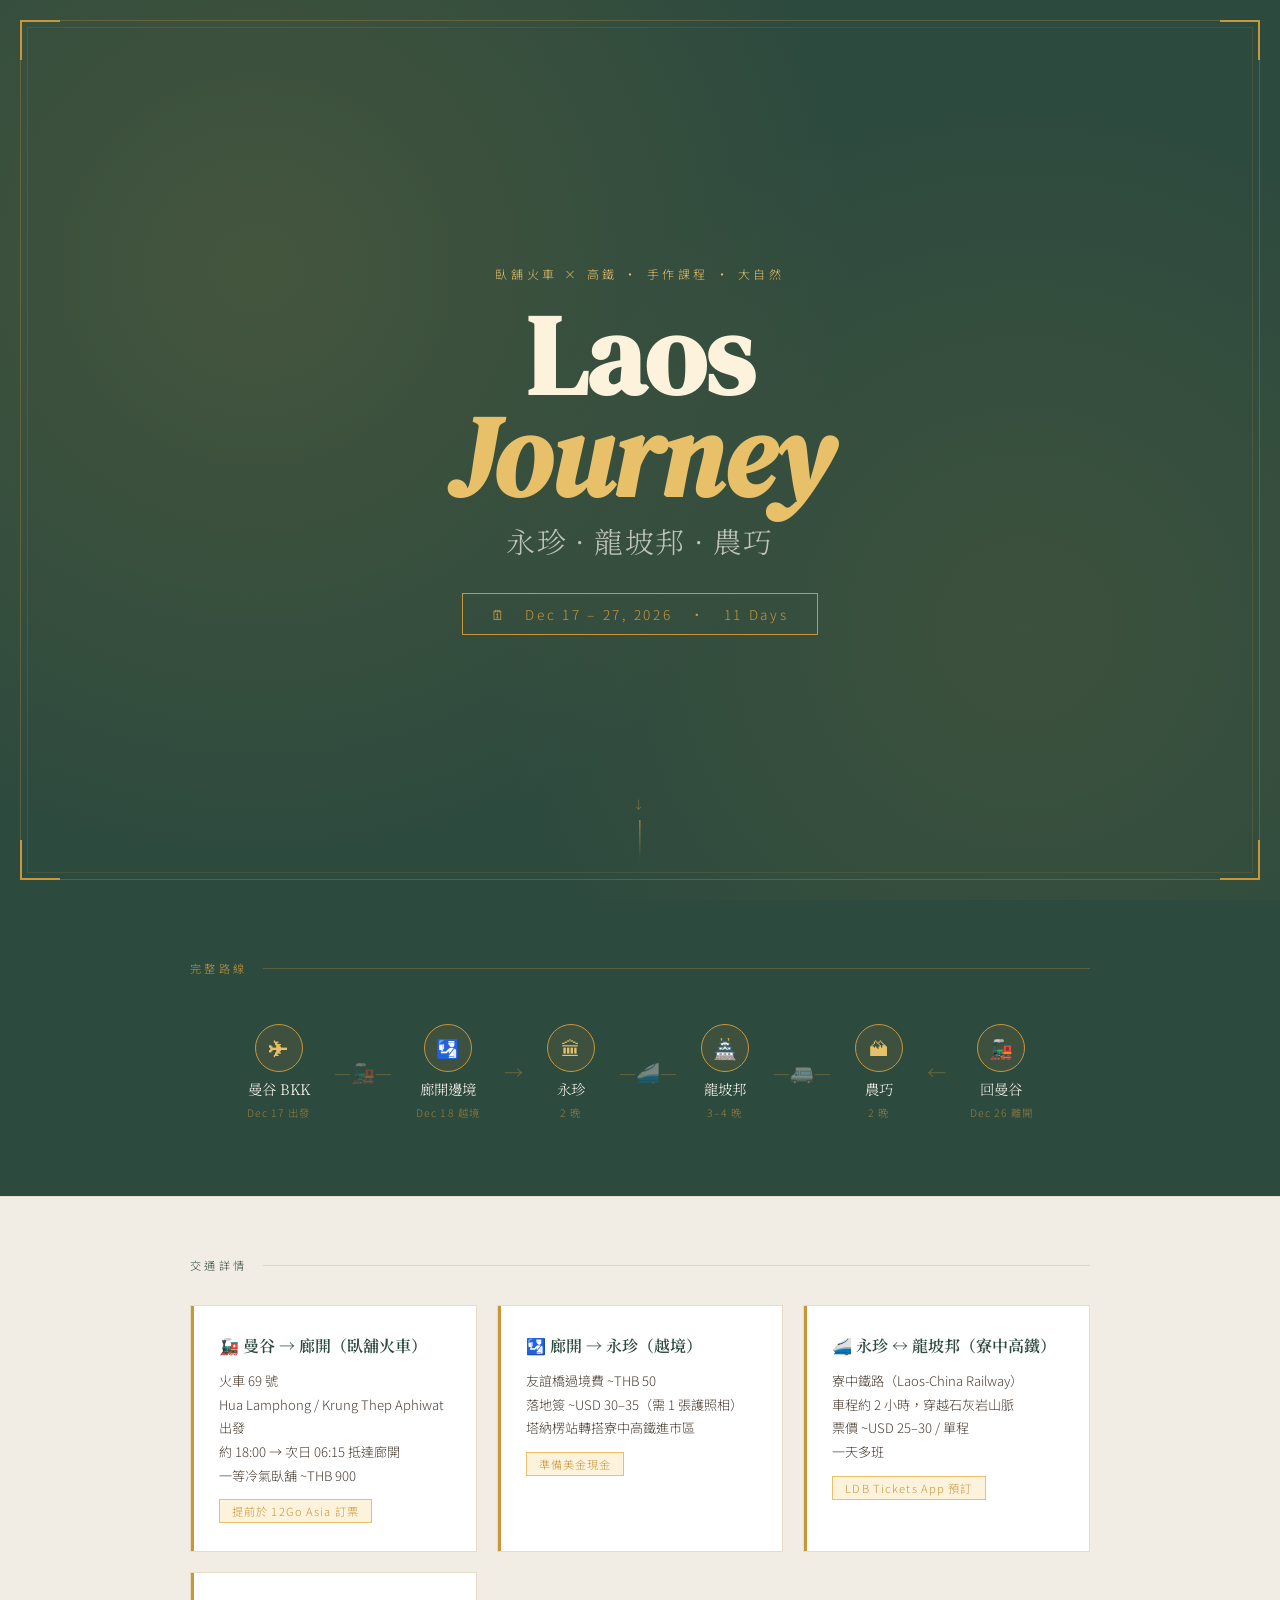
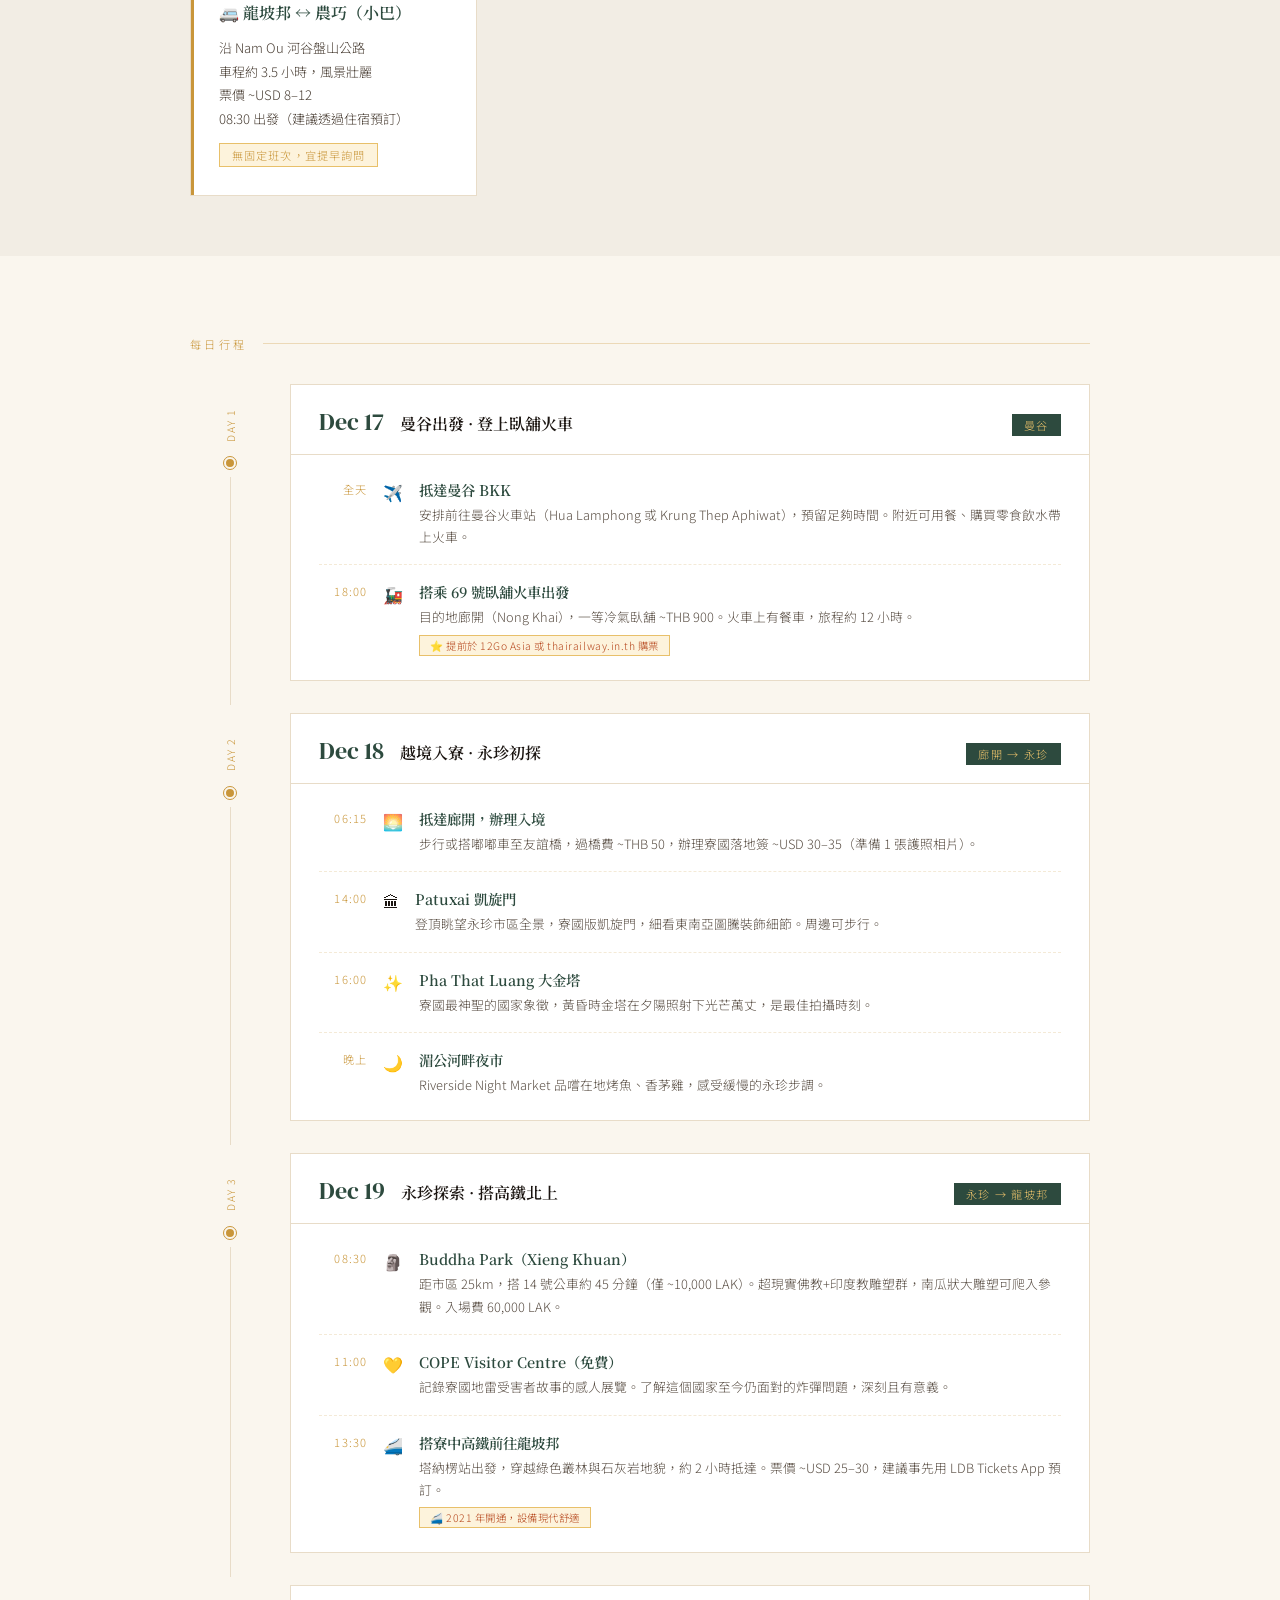
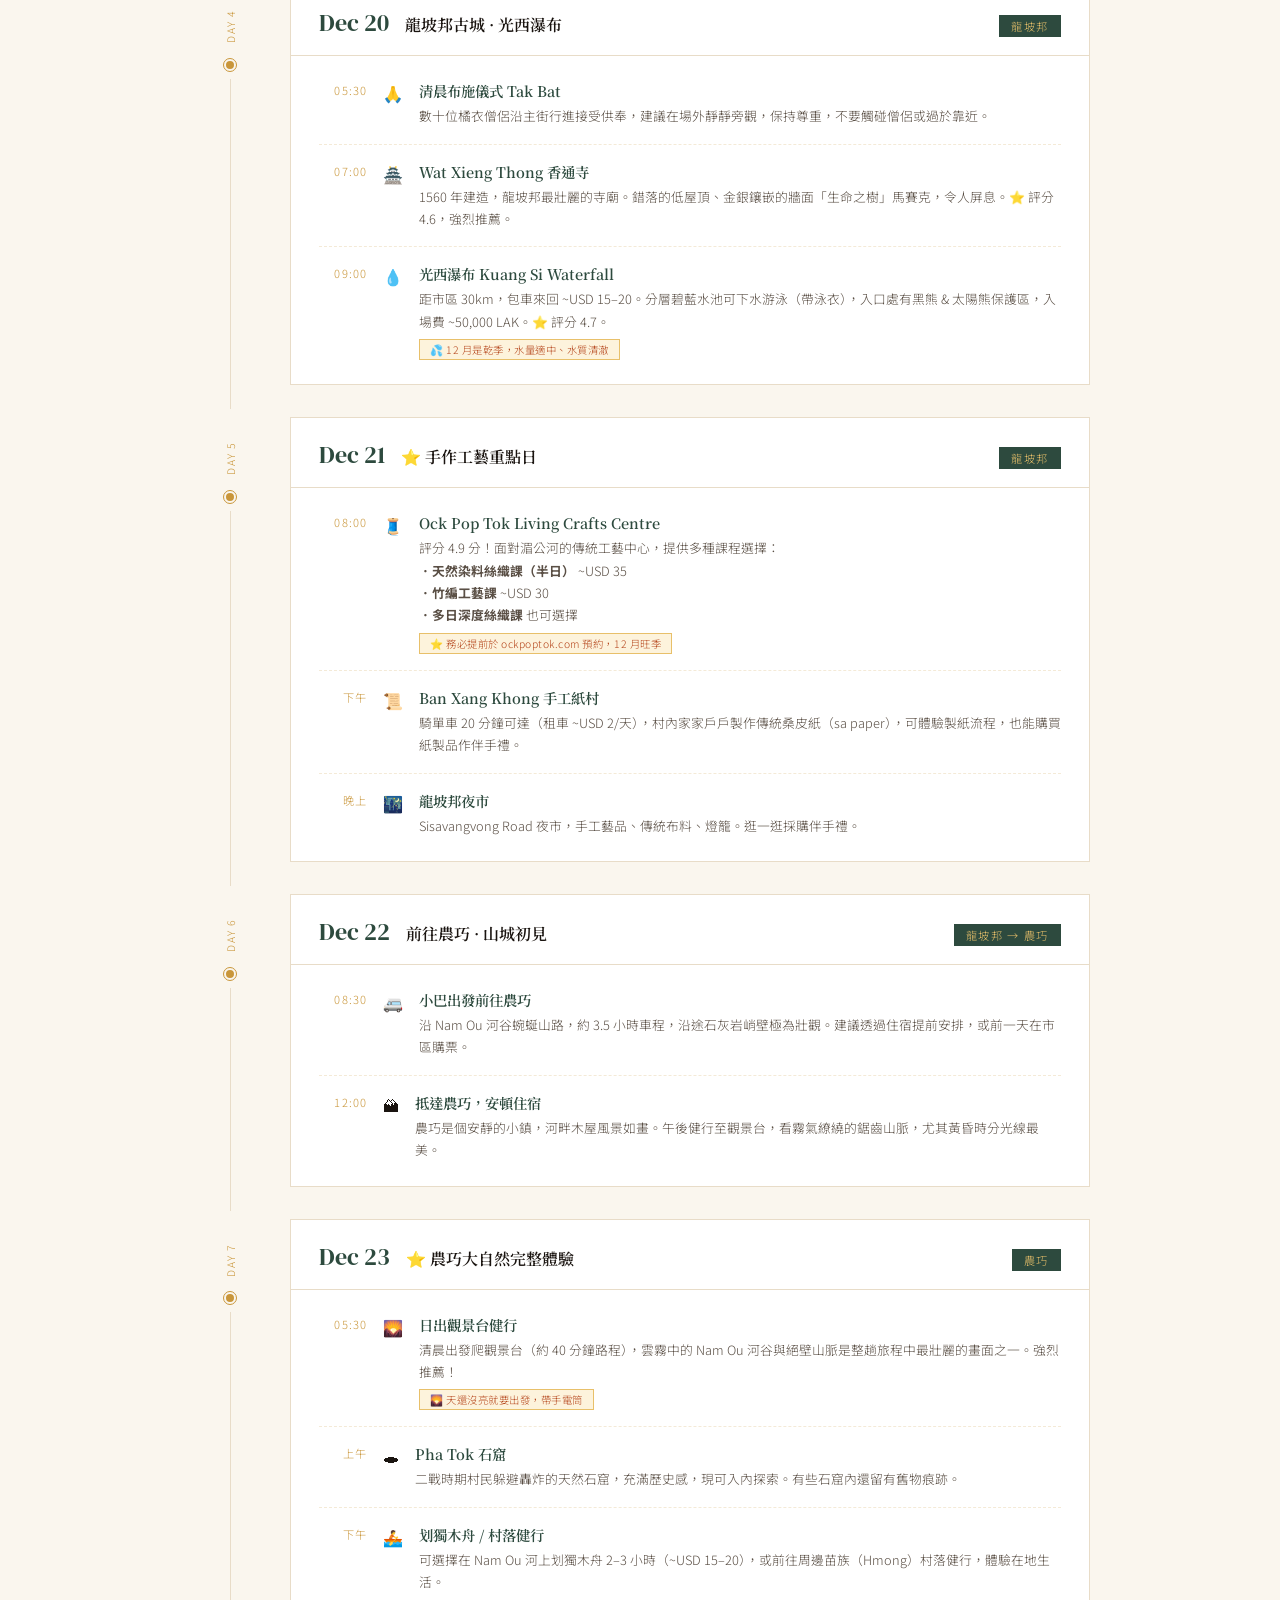
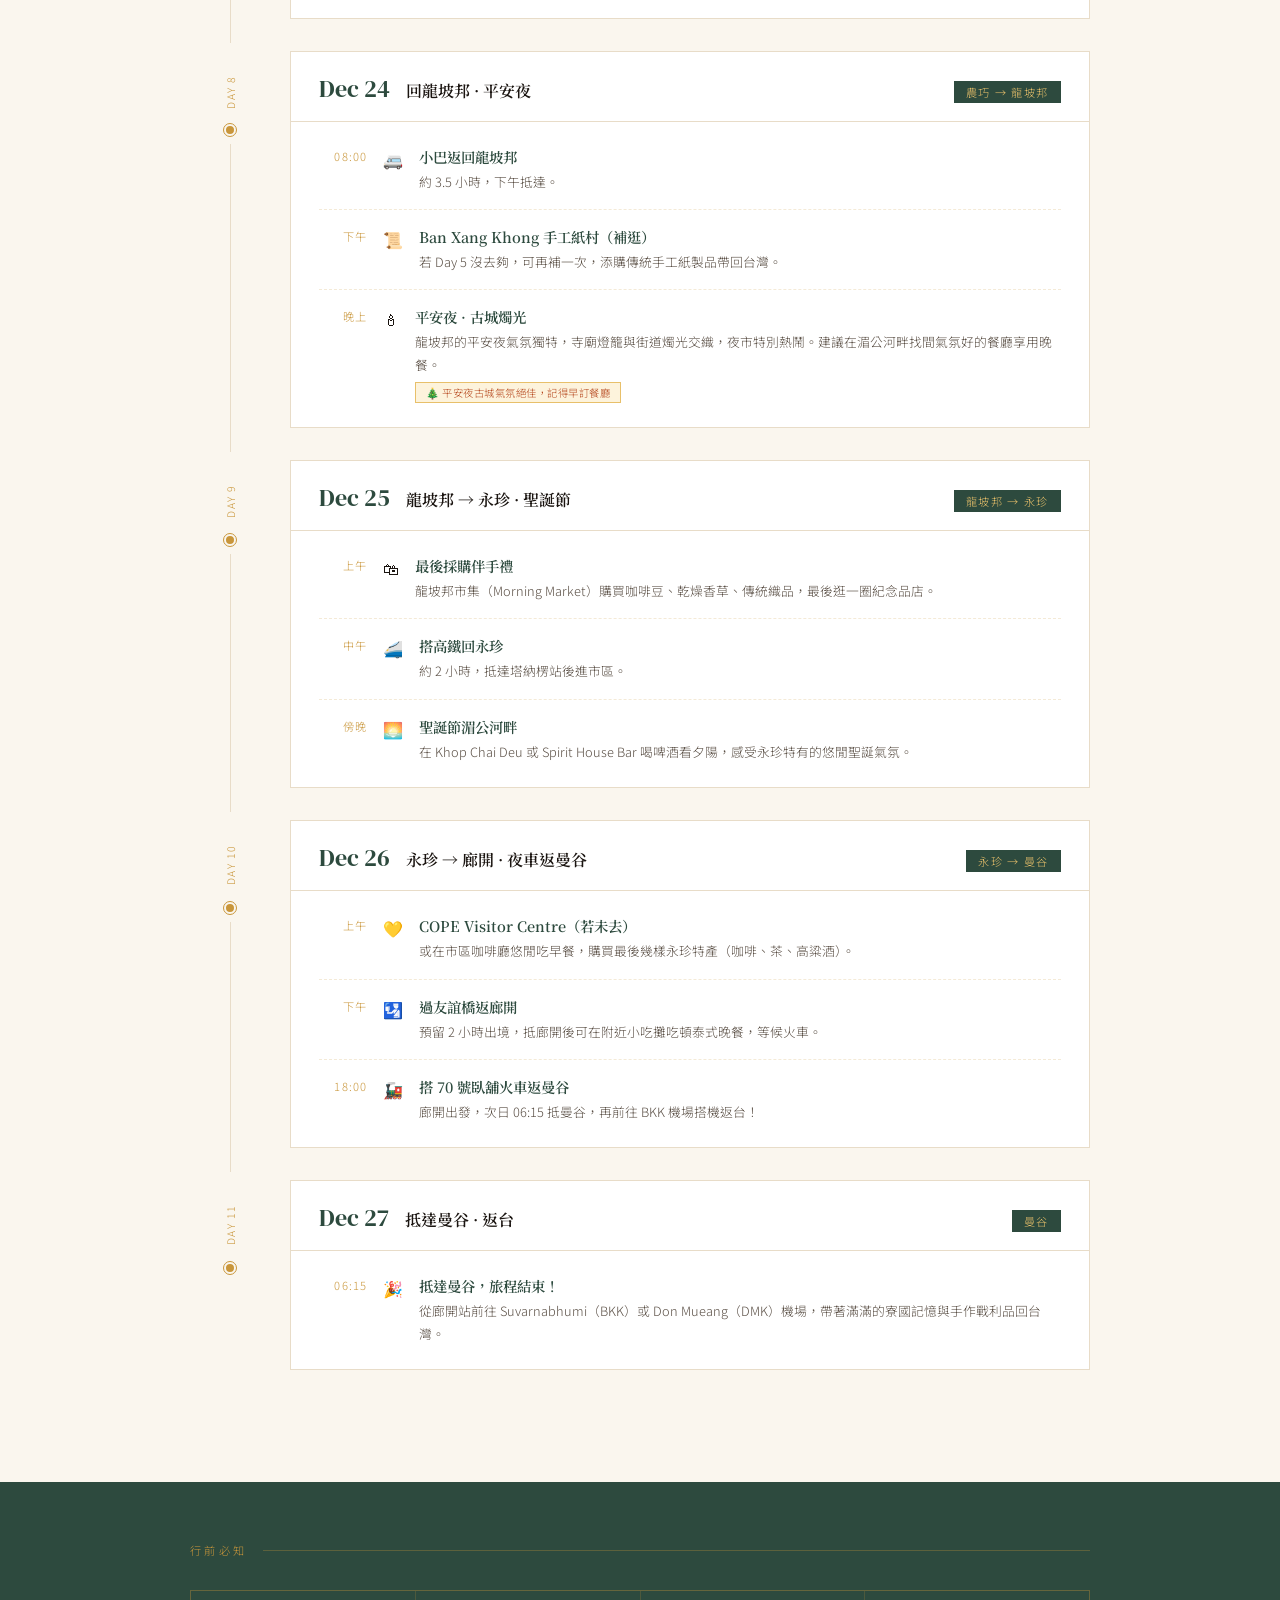
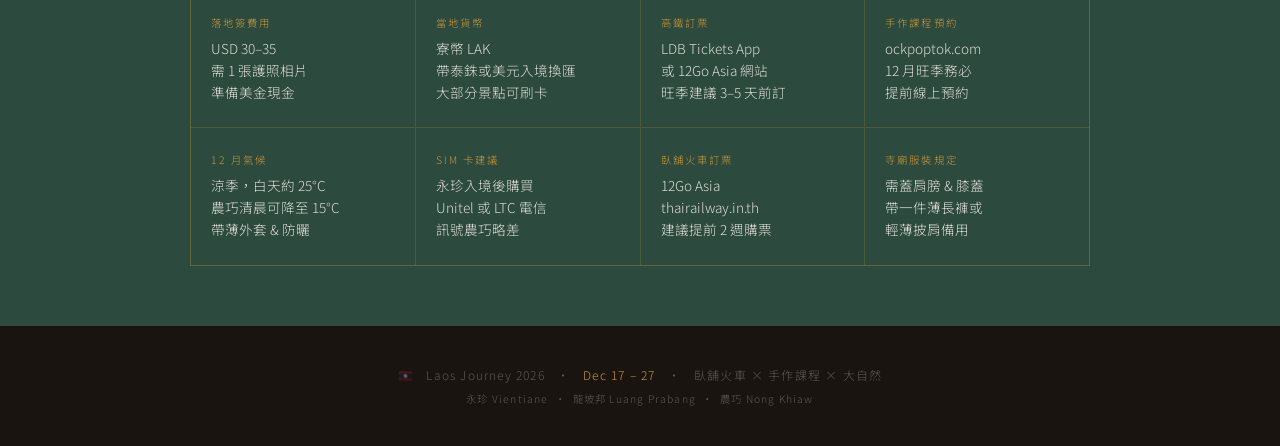
<file: laostrip2026.html>
<!DOCTYPE html>
<html lang="zh-TW">
<head>
<meta charset="UTF-8">
<meta name="viewport" content="width=device-width, initial-scale=1.0">
<title>寮國之旅 2026 · Dec 17–27</title>
<link href="https://fonts.googleapis.com/css2?family=Noto+Serif+TC:wght@400;600;700&family=DM+Serif+Display:ital@0;1&family=Noto+Sans+TC:wght@300;400;500&display=swap" rel="stylesheet">
<style>
  :root {
    --gold: #C9963A;
    --gold-light: #E8C06A;
    --gold-pale: #FDF3DC;
    --rust: #B5451B;
    --forest: #2D4A3E;
    --forest-light: #3D6455;
    --cream: #FAF6EE;
    --ink: #1A1410;
    --sand: #E8DCC8;
    --mist: #F2EDE4;
  }

  * { margin: 0; padding: 0; box-sizing: border-box; }

  body {
    background: var(--cream);
    color: var(--ink);
    font-family: 'Noto Sans TC', sans-serif;
    font-weight: 300;
    overflow-x: hidden;
  }

  /* HERO */
  .hero {
    position: relative;
    min-height: 100vh;
    display: flex;
    flex-direction: column;
    justify-content: center;
    align-items: center;
    background: var(--forest);
    overflow: hidden;
  }

  .hero-pattern {
    position: absolute;
    inset: 0;
    background-image:
      radial-gradient(circle at 20% 30%, rgba(201,150,58,0.15) 0%, transparent 50%),
      radial-gradient(circle at 80% 70%, rgba(201,150,58,0.1) 0%, transparent 45%);
  }

  /* Decorative Lao-inspired geometric border */
  .hero-border {
    position: absolute;
    inset: 20px;
    border: 1px solid rgba(201,150,58,0.3);
    pointer-events: none;
  }
  .hero-border::before {
    content: '';
    position: absolute;
    inset: 6px;
    border: 1px solid rgba(201,150,58,0.15);
  }

  .hero-corner {
    position: absolute;
    width: 40px; height: 40px;
    border-color: var(--gold);
    border-style: solid;
  }
  .hero-corner.tl { top: 20px; left: 20px; border-width: 2px 0 0 2px; }
  .hero-corner.tr { top: 20px; right: 20px; border-width: 2px 2px 0 0; }
  .hero-corner.bl { bottom: 20px; left: 20px; border-width: 0 0 2px 2px; }
  .hero-corner.br { bottom: 20px; right: 20px; border-width: 0 2px 2px 0; }

  .hero-content {
    position: relative;
    text-align: center;
    padding: 40px 20px;
    animation: fadeUp 1.2s ease both;
  }

  .hero-eyebrow {
    font-family: 'Noto Sans TC', sans-serif;
    font-weight: 300;
    font-size: 0.75rem;
    letter-spacing: 0.3em;
    color: var(--gold-light);
    text-transform: uppercase;
    margin-bottom: 24px;
  }

  .hero-title {
    font-family: 'DM Serif Display', serif;
    font-size: clamp(3rem, 10vw, 7rem);
    color: var(--gold-pale);
    line-height: 0.9;
    margin-bottom: 12px;
  }

  .hero-title em {
    font-style: italic;
    color: var(--gold-light);
  }

  .hero-subtitle {
    font-family: 'Noto Serif TC', serif;
    font-size: clamp(1.2rem, 3vw, 1.8rem);
    color: rgba(250,246,238,0.7);
    margin-bottom: 32px;
    letter-spacing: 0.05em;
  }

  .hero-dates {
    display: inline-flex;
    align-items: center;
    gap: 12px;
    padding: 10px 28px;
    border: 1px solid var(--gold);
    color: var(--gold);
    font-size: 0.85rem;
    letter-spacing: 0.2em;
  }

  .hero-scroll {
    position: absolute;
    bottom: 40px;
    left: 50%;
    transform: translateX(-50%);
    display: flex;
    flex-direction: column;
    align-items: center;
    gap: 8px;
    color: rgba(201,150,58,0.6);
    font-size: 0.7rem;
    letter-spacing: 0.2em;
    animation: bounce 2s infinite;
  }
  .hero-scroll::after {
    content: '';
    width: 1px;
    height: 40px;
    background: linear-gradient(to bottom, var(--gold), transparent);
  }

  /* ROUTE OVERVIEW */
  .route-section {
    background: var(--forest);
    padding: 60px 24px;
  }

  .route-inner {
    max-width: 900px;
    margin: 0 auto;
  }

  .section-label {
    font-size: 0.7rem;
    letter-spacing: 0.3em;
    text-transform: uppercase;
    color: var(--gold);
    margin-bottom: 32px;
    display: flex;
    align-items: center;
    gap: 16px;
  }
  .section-label::after {
    content: '';
    flex: 1;
    height: 1px;
    background: rgba(201,150,58,0.3);
  }

  .route-flow {
    display: flex;
    align-items: center;
    flex-wrap: wrap;
    gap: 0;
    justify-content: center;
  }

  .route-node {
    display: flex;
    flex-direction: column;
    align-items: center;
    gap: 6px;
    padding: 16px 20px;
    text-align: center;
  }

  .route-node-icon {
    width: 48px; height: 48px;
    border-radius: 50%;
    border: 1px solid var(--gold);
    display: flex;
    align-items: center;
    justify-content: center;
    font-size: 1.2rem;
    background: rgba(201,150,58,0.1);
    color: var(--gold-light);
  }

  .route-node-name {
    font-family: 'Noto Serif TC', serif;
    font-size: 0.9rem;
    color: var(--cream);
  }
  .route-node-sub {
    font-size: 0.65rem;
    letter-spacing: 0.1em;
    color: rgba(201,150,58,0.7);
  }

  .route-arrow {
    font-size: 1.2rem;
    color: rgba(201,150,58,0.4);
    padding: 0 4px;
  }

  /* TRANSPORT SECTION */
  .transport-section {
    background: var(--mist);
    padding: 60px 24px;
    border-top: 1px solid var(--sand);
  }

  .transport-grid {
    max-width: 900px;
    margin: 0 auto;
    display: grid;
    grid-template-columns: repeat(auto-fit, minmax(260px, 1fr));
    gap: 20px;
    margin-top: 32px;
  }

  .transport-card {
    background: white;
    border: 1px solid var(--sand);
    padding: 28px;
    position: relative;
    overflow: hidden;
  }
  .transport-card::before {
    content: '';
    position: absolute;
    top: 0; left: 0;
    width: 3px; height: 100%;
    background: var(--gold);
  }

  .transport-card h3 {
    font-family: 'Noto Serif TC', serif;
    font-size: 1rem;
    font-weight: 600;
    margin-bottom: 12px;
    color: var(--forest);
  }

  .transport-card p {
    font-size: 0.82rem;
    line-height: 1.8;
    color: #4A3F35;
  }

  .transport-tag {
    display: inline-block;
    margin-top: 12px;
    padding: 3px 12px;
    background: var(--gold-pale);
    border: 1px solid var(--gold-light);
    font-size: 0.7rem;
    color: var(--gold);
    letter-spacing: 0.1em;
  }

  /* DAYS SECTION */
  .days-section {
    padding: 80px 24px;
    background: var(--cream);
  }

  .days-inner {
    max-width: 900px;
    margin: 0 auto;
  }

  .day-block {
    display: grid;
    grid-template-columns: 80px 1fr;
    gap: 0;
    margin-bottom: 8px;
    opacity: 0;
    transform: translateY(20px);
    transition: opacity 0.5s ease, transform 0.5s ease;
  }
  .day-block.visible {
    opacity: 1;
    transform: translateY(0);
  }

  .day-number-col {
    display: flex;
    flex-direction: column;
    align-items: center;
    padding-top: 24px;
  }

  .day-dot {
    width: 12px; height: 12px;
    border-radius: 50%;
    background: var(--gold);
    border: 2px solid var(--cream);
    outline: 1px solid var(--gold);
    flex-shrink: 0;
    margin-top: 4px;
  }

  .day-line {
    width: 1px;
    flex: 1;
    background: var(--sand);
    margin-top: 8px;
    min-height: 40px;
  }

  .day-num-label {
    font-size: 0.65rem;
    letter-spacing: 0.15em;
    color: var(--gold);
    text-transform: uppercase;
    writing-mode: vertical-rl;
    transform: rotate(180deg);
    margin-bottom: 12px;
  }

  .day-card {
    margin-left: 20px;
    margin-bottom: 24px;
    background: white;
    border: 1px solid var(--sand);
    overflow: hidden;
  }

  .day-card-header {
    padding: 20px 28px 16px;
    border-bottom: 1px solid var(--sand);
    display: flex;
    align-items: baseline;
    gap: 16px;
    flex-wrap: wrap;
  }

  .day-date {
    font-family: 'DM Serif Display', serif;
    font-size: 1.5rem;
    color: var(--forest);
  }

  .day-title {
    font-family: 'Noto Serif TC', serif;
    font-size: 1rem;
    font-weight: 600;
    color: var(--ink);
  }

  .day-location-tag {
    margin-left: auto;
    padding: 3px 12px;
    background: var(--forest);
    color: var(--gold-light);
    font-size: 0.7rem;
    letter-spacing: 0.15em;
  }

  .day-card-body {
    padding: 24px 28px;
  }

  .day-item {
    display: flex;
    gap: 16px;
    margin-bottom: 16px;
    padding-bottom: 16px;
    border-bottom: 1px dashed rgba(201,150,58,0.2);
  }
  .day-item:last-child {
    border-bottom: none;
    margin-bottom: 0;
    padding-bottom: 0;
  }

  .day-item-time {
    flex-shrink: 0;
    font-size: 0.7rem;
    color: var(--gold);
    letter-spacing: 0.1em;
    padding-top: 2px;
    width: 48px;
    text-align: right;
  }

  .day-item-icon {
    flex-shrink: 0;
    font-size: 1rem;
    padding-top: 1px;
  }

  .day-item-content h4 {
    font-family: 'Noto Serif TC', serif;
    font-size: 0.9rem;
    font-weight: 600;
    color: var(--forest);
    margin-bottom: 4px;
  }

  .day-item-content p {
    font-size: 0.8rem;
    line-height: 1.75;
    color: #5A4F45;
  }

  .highlight-badge {
    display: inline-flex;
    align-items: center;
    gap: 4px;
    padding: 2px 10px;
    background: var(--gold-pale);
    border: 1px solid var(--gold-light);
    font-size: 0.65rem;
    color: var(--rust);
    margin-top: 6px;
    letter-spacing: 0.05em;
  }

  /* TIPS SECTION */
  .tips-section {
    background: var(--forest);
    padding: 60px 24px;
  }

  .tips-inner {
    max-width: 900px;
    margin: 0 auto;
  }

  .tips-grid {
    display: grid;
    grid-template-columns: repeat(auto-fit, minmax(200px, 1fr));
    gap: 1px;
    background: rgba(201,150,58,0.2);
    margin-top: 32px;
    border: 1px solid rgba(201,150,58,0.2);
  }

  .tip-item {
    background: var(--forest);
    padding: 24px 20px;
  }

  .tip-item-label {
    font-size: 0.65rem;
    letter-spacing: 0.2em;
    text-transform: uppercase;
    color: var(--gold);
    margin-bottom: 8px;
  }

  .tip-item-value {
    font-size: 0.85rem;
    color: rgba(250,246,238,0.85);
    line-height: 1.6;
  }

  /* FOOTER */
  footer {
    background: var(--ink);
    padding: 40px 24px;
    text-align: center;
    color: rgba(250,246,238,0.3);
    font-size: 0.75rem;
    letter-spacing: 0.1em;
  }

  footer span { color: var(--gold); }

  /* ANIMATIONS */
  @keyframes fadeUp {
    from { opacity: 0; transform: translateY(30px); }
    to { opacity: 1; transform: translateY(0); }
  }
  @keyframes bounce {
    0%, 100% { transform: translateX(-50%) translateY(0); }
    50% { transform: translateX(-50%) translateY(8px); }
  }

  /* MOBILE */
  @media (max-width: 600px) {
    .day-block { grid-template-columns: 50px 1fr; }
    .day-card-header { flex-direction: column; gap: 8px; }
    .day-location-tag { margin-left: 0; }
    .route-arrow { display: none; }
    .day-card-body { padding: 20px 18px; }
    .day-item-time { width: 36px; font-size: 0.65rem; }
  }
</style>
</head>
<body>

<!-- HERO -->
<section class="hero">
  <div class="hero-pattern"></div>
  <div class="hero-border"></div>
  <div class="hero-corner tl"></div>
  <div class="hero-corner tr"></div>
  <div class="hero-corner bl"></div>
  <div class="hero-corner br"></div>

  <div class="hero-content">
    <p class="hero-eyebrow">臥舖火車 × 高鐵 · 手作課程 · 大自然</p>
    <h1 class="hero-title">Laos<br><em>Journey</em></h1>
    <p class="hero-subtitle">永珍 · 龍坡邦 · 農巧</p>
    <div class="hero-dates">
      🗓 &nbsp; Dec 17 – 27, 2026 &nbsp; · &nbsp; 11 Days
    </div>
  </div>

  <div class="hero-scroll">↓</div>
</section>

<!-- ROUTE -->
<section class="route-section">
  <div class="route-inner">
    <div class="section-label">完整路線</div>
    <div class="route-flow">
      <div class="route-node">
        <div class="route-node-icon">✈</div>
        <div class="route-node-name">曼谷 BKK</div>
        <div class="route-node-sub">Dec 17 出發</div>
      </div>
      <div class="route-arrow">—🚂—</div>
      <div class="route-node">
        <div class="route-node-icon">🛂</div>
        <div class="route-node-name">廊開邊境</div>
        <div class="route-node-sub">Dec 18 越境</div>
      </div>
      <div class="route-arrow">→</div>
      <div class="route-node">
        <div class="route-node-icon">🏛</div>
        <div class="route-node-name">永珍</div>
        <div class="route-node-sub">2 晚</div>
      </div>
      <div class="route-arrow">—🚄—</div>
      <div class="route-node">
        <div class="route-node-icon">🏯</div>
        <div class="route-node-name">龍坡邦</div>
        <div class="route-node-sub">3–4 晚</div>
      </div>
      <div class="route-arrow">—🚐—</div>
      <div class="route-node">
        <div class="route-node-icon">🏔</div>
        <div class="route-node-name">農巧</div>
        <div class="route-node-sub">2 晚</div>
      </div>
      <div class="route-arrow">←</div>
      <div class="route-node">
        <div class="route-node-icon">🚂</div>
        <div class="route-node-name">回曼谷</div>
        <div class="route-node-sub">Dec 26 離開</div>
      </div>
    </div>
  </div>
</section>

<!-- TRANSPORT -->
<section class="transport-section">
  <div style="max-width:900px;margin:0 auto;">
    <div class="section-label" style="color:var(--forest);">交通詳情</div>
    <div class="transport-grid">
      <div class="transport-card">
        <h3>🚂 曼谷 → 廊開（臥舖火車）</h3>
        <p>火車 69 號<br>
        Hua Lamphong / Krung Thep Aphiwat 出發<br>
        約 18:00 → 次日 06:15 抵達廊開<br>
        一等冷氣臥舖 ~THB 900</p>
        <div class="transport-tag">提前於 12Go Asia 訂票</div>
      </div>
      <div class="transport-card">
        <h3>🛂 廊開 → 永珍（越境）</h3>
        <p>友誼橋過境費 ~THB 50<br>
        落地簽 ~USD 30–35（需 1 張護照相）<br>
        塔納楞站轉搭寮中高鐵進市區</p>
        <div class="transport-tag">準備美金現金</div>
      </div>
      <div class="transport-card">
        <h3>🚄 永珍 ↔ 龍坡邦（寮中高鐵）</h3>
        <p>寮中鐵路（Laos-China Railway）<br>
        車程約 2 小時，穿越石灰岩山脈<br>
        票價 ~USD 25–30 / 單程<br>
        一天多班</p>
        <div class="transport-tag">LDB Tickets App 預訂</div>
      </div>
      <div class="transport-card">
        <h3>🚐 龍坡邦 ↔ 農巧（小巴）</h3>
        <p>沿 Nam Ou 河谷盤山公路<br>
        車程約 3.5 小時，風景壯麗<br>
        票價 ~USD 8–12<br>
        08:30 出發（建議透過住宿預訂）</p>
        <div class="transport-tag">無固定班次，宜提早詢問</div>
      </div>
    </div>
  </div>
</section>

<!-- DAYS -->
<section class="days-section">
  <div class="days-inner">
    <div class="section-label">每日行程</div>

    <!-- Day 1 -->
    <div class="day-block">
      <div class="day-number-col">
        <span class="day-num-label">Day 1</span>
        <div class="day-dot"></div>
        <div class="day-line"></div>
      </div>
      <div class="day-card">
        <div class="day-card-header">
          <span class="day-date">Dec 17</span>
          <span class="day-title">曼谷出發 · 登上臥舖火車</span>
          <span class="day-location-tag">曼谷</span>
        </div>
        <div class="day-card-body">
          <div class="day-item">
            <span class="day-item-time">全天</span>
            <span class="day-item-icon">✈️</span>
            <div class="day-item-content">
              <h4>抵達曼谷 BKK</h4>
              <p>安排前往曼谷火車站（Hua Lamphong 或 Krung Thep Aphiwat），預留足夠時間。附近可用餐、購買零食飲水帶上火車。</p>
            </div>
          </div>
          <div class="day-item">
            <span class="day-item-time">18:00</span>
            <span class="day-item-icon">🚂</span>
            <div class="day-item-content">
              <h4>搭乘 69 號臥舖火車出發</h4>
              <p>目的地廊開（Nong Khai），一等冷氣臥舖 ~THB 900。火車上有餐車，旅程約 12 小時。</p>
              <div class="highlight-badge">⭐ 提前於 12Go Asia 或 thairailway.in.th 購票</div>
            </div>
          </div>
        </div>
      </div>
    </div>

    <!-- Day 2 -->
    <div class="day-block">
      <div class="day-number-col">
        <span class="day-num-label">Day 2</span>
        <div class="day-dot"></div>
        <div class="day-line"></div>
      </div>
      <div class="day-card">
        <div class="day-card-header">
          <span class="day-date">Dec 18</span>
          <span class="day-title">越境入寮 · 永珍初探</span>
          <span class="day-location-tag">廊開 → 永珍</span>
        </div>
        <div class="day-card-body">
          <div class="day-item">
            <span class="day-item-time">06:15</span>
            <span class="day-item-icon">🌅</span>
            <div class="day-item-content">
              <h4>抵達廊開，辦理入境</h4>
              <p>步行或搭嘟嘟車至友誼橋，過橋費 ~THB 50，辦理寮國落地簽 ~USD 30–35（準備 1 張護照相片）。</p>
            </div>
          </div>
          <div class="day-item">
            <span class="day-item-time">14:00</span>
            <span class="day-item-icon">🏛</span>
            <div class="day-item-content">
              <h4>Patuxai 凱旋門</h4>
              <p>登頂眺望永珍市區全景，寮國版凱旋門，細看東南亞圖騰裝飾細節。周邊可步行。</p>
            </div>
          </div>
          <div class="day-item">
            <span class="day-item-time">16:00</span>
            <span class="day-item-icon">✨</span>
            <div class="day-item-content">
              <h4>Pha That Luang 大金塔</h4>
              <p>寮國最神聖的國家象徵，黃昏時金塔在夕陽照射下光芒萬丈，是最佳拍攝時刻。</p>
            </div>
          </div>
          <div class="day-item">
            <span class="day-item-time">晚上</span>
            <span class="day-item-icon">🌙</span>
            <div class="day-item-content">
              <h4>湄公河畔夜市</h4>
              <p>Riverside Night Market 品嚐在地烤魚、香茅雞，感受緩慢的永珍步調。</p>
            </div>
          </div>
        </div>
      </div>
    </div>

    <!-- Day 3 -->
    <div class="day-block">
      <div class="day-number-col">
        <span class="day-num-label">Day 3</span>
        <div class="day-dot"></div>
        <div class="day-line"></div>
      </div>
      <div class="day-card">
        <div class="day-card-header">
          <span class="day-date">Dec 19</span>
          <span class="day-title">永珍探索 · 搭高鐵北上</span>
          <span class="day-location-tag">永珍 → 龍坡邦</span>
        </div>
        <div class="day-card-body">
          <div class="day-item">
            <span class="day-item-time">08:30</span>
            <span class="day-item-icon">🗿</span>
            <div class="day-item-content">
              <h4>Buddha Park（Xieng Khuan）</h4>
              <p>距市區 25km，搭 14 號公車約 45 分鐘（僅 ~10,000 LAK）。超現實佛教+印度教雕塑群，南瓜狀大雕塑可爬入參觀。入場費 60,000 LAK。</p>
            </div>
          </div>
          <div class="day-item">
            <span class="day-item-time">11:00</span>
            <span class="day-item-icon">💛</span>
            <div class="day-item-content">
              <h4>COPE Visitor Centre（免費）</h4>
              <p>記錄寮國地雷受害者故事的感人展覽。了解這個國家至今仍面對的炸彈問題，深刻且有意義。</p>
            </div>
          </div>
          <div class="day-item">
            <span class="day-item-time">13:30</span>
            <span class="day-item-icon">🚄</span>
            <div class="day-item-content">
              <h4>搭寮中高鐵前往龍坡邦</h4>
              <p>塔納楞站出發，穿越綠色叢林與石灰岩地貌，約 2 小時抵達。票價 ~USD 25–30，建議事先用 LDB Tickets App 預訂。</p>
              <div class="highlight-badge">🚄 2021 年開通，設備現代舒適</div>
            </div>
          </div>
        </div>
      </div>
    </div>

    <!-- Day 4 -->
    <div class="day-block">
      <div class="day-number-col">
        <span class="day-num-label">Day 4</span>
        <div class="day-dot"></div>
        <div class="day-line"></div>
      </div>
      <div class="day-card">
        <div class="day-card-header">
          <span class="day-date">Dec 20</span>
          <span class="day-title">龍坡邦古城 · 光西瀑布</span>
          <span class="day-location-tag">龍坡邦</span>
        </div>
        <div class="day-card-body">
          <div class="day-item">
            <span class="day-item-time">05:30</span>
            <span class="day-item-icon">🙏</span>
            <div class="day-item-content">
              <h4>清晨布施儀式 Tak Bat</h4>
              <p>數十位橘衣僧侶沿主街行進接受供奉，建議在場外靜靜旁觀，保持尊重，不要觸碰僧侶或過於靠近。</p>
            </div>
          </div>
          <div class="day-item">
            <span class="day-item-time">07:00</span>
            <span class="day-item-icon">🏯</span>
            <div class="day-item-content">
              <h4>Wat Xieng Thong 香通寺</h4>
              <p>1560 年建造，龍坡邦最壯麗的寺廟。錯落的低屋頂、金銀鑲嵌的牆面「生命之樹」馬賽克，令人屏息。⭐ 評分 4.6，強烈推薦。</p>
            </div>
          </div>
          <div class="day-item">
            <span class="day-item-time">09:00</span>
            <span class="day-item-icon">💧</span>
            <div class="day-item-content">
              <h4>光西瀑布 Kuang Si Waterfall</h4>
              <p>距市區 30km，包車來回 ~USD 15–20。分層碧藍水池可下水游泳（帶泳衣），入口處有黑熊 & 太陽熊保護區，入場費 ~50,000 LAK。⭐ 評分 4.7。</p>
              <div class="highlight-badge">💦 12 月是乾季，水量適中、水質清澈</div>
            </div>
          </div>
        </div>
      </div>
    </div>

    <!-- Day 5 -->
    <div class="day-block">
      <div class="day-number-col">
        <span class="day-num-label">Day 5</span>
        <div class="day-dot"></div>
        <div class="day-line"></div>
      </div>
      <div class="day-card">
        <div class="day-card-header">
          <span class="day-date">Dec 21</span>
          <span class="day-title">⭐ 手作工藝重點日</span>
          <span class="day-location-tag">龍坡邦</span>
        </div>
        <div class="day-card-body">
          <div class="day-item">
            <span class="day-item-time">08:00</span>
            <span class="day-item-icon">🧵</span>
            <div class="day-item-content">
              <h4>Ock Pop Tok Living Crafts Centre</h4>
              <p>評分 4.9 分！面對湄公河的傳統工藝中心，提供多種課程選擇：</p>
              <p>・<strong>天然染料絲織課（半日）</strong> ~USD 35<br>
              ・<strong>竹編工藝課</strong> ~USD 30<br>
              ・<strong>多日深度絲織課</strong> 也可選擇</p>
              <div class="highlight-badge">⭐ 務必提前於 ockpoptok.com 預約，12 月旺季</div>
            </div>
          </div>
          <div class="day-item">
            <span class="day-item-time">下午</span>
            <span class="day-item-icon">📜</span>
            <div class="day-item-content">
              <h4>Ban Xang Khong 手工紙村</h4>
              <p>騎單車 20 分鐘可達（租車 ~USD 2/天），村內家家戶戶製作傳統桑皮紙（sa paper），可體驗製紙流程，也能購買紙製品作伴手禮。</p>
            </div>
          </div>
          <div class="day-item">
            <span class="day-item-time">晚上</span>
            <span class="day-item-icon">🌃</span>
            <div class="day-item-content">
              <h4>龍坡邦夜市</h4>
              <p>Sisavangvong Road 夜市，手工藝品、傳統布料、燈籠。逛一逛採購伴手禮。</p>
            </div>
          </div>
        </div>
      </div>
    </div>

    <!-- Day 6 -->
    <div class="day-block">
      <div class="day-number-col">
        <span class="day-num-label">Day 6</span>
        <div class="day-dot"></div>
        <div class="day-line"></div>
      </div>
      <div class="day-card">
        <div class="day-card-header">
          <span class="day-date">Dec 22</span>
          <span class="day-title">前往農巧 · 山城初見</span>
          <span class="day-location-tag">龍坡邦 → 農巧</span>
        </div>
        <div class="day-card-body">
          <div class="day-item">
            <span class="day-item-time">08:30</span>
            <span class="day-item-icon">🚐</span>
            <div class="day-item-content">
              <h4>小巴出發前往農巧</h4>
              <p>沿 Nam Ou 河谷蜿蜒山路，約 3.5 小時車程，沿途石灰岩峭壁極為壯觀。建議透過住宿提前安排，或前一天在市區購票。</p>
            </div>
          </div>
          <div class="day-item">
            <span class="day-item-time">12:00</span>
            <span class="day-item-icon">🏔</span>
            <div class="day-item-content">
              <h4>抵達農巧，安頓住宿</h4>
              <p>農巧是個安靜的小鎮，河畔木屋風景如畫。午後健行至觀景台，看霧氣繚繞的鋸齒山脈，尤其黃昏時分光線最美。</p>
            </div>
          </div>
        </div>
      </div>
    </div>

    <!-- Day 7 -->
    <div class="day-block">
      <div class="day-number-col">
        <span class="day-num-label">Day 7</span>
        <div class="day-dot"></div>
        <div class="day-line"></div>
      </div>
      <div class="day-card">
        <div class="day-card-header">
          <span class="day-date">Dec 23</span>
          <span class="day-title">⭐ 農巧大自然完整體驗</span>
          <span class="day-location-tag">農巧</span>
        </div>
        <div class="day-card-body">
          <div class="day-item">
            <span class="day-item-time">05:30</span>
            <span class="day-item-icon">🌄</span>
            <div class="day-item-content">
              <h4>日出觀景台健行</h4>
              <p>清晨出發爬觀景台（約 40 分鐘路程），雲霧中的 Nam Ou 河谷與絕壁山脈是整趟旅程中最壯麗的畫面之一。強烈推薦！</p>
              <div class="highlight-badge">🌄 天還沒亮就要出發，帶手電筒</div>
            </div>
          </div>
          <div class="day-item">
            <span class="day-item-time">上午</span>
            <span class="day-item-icon">🕳</span>
            <div class="day-item-content">
              <h4>Pha Tok 石窟</h4>
              <p>二戰時期村民躲避轟炸的天然石窟，充滿歷史感，現可入內探索。有些石窟內還留有舊物痕跡。</p>
            </div>
          </div>
          <div class="day-item">
            <span class="day-item-time">下午</span>
            <span class="day-item-icon">🚣</span>
            <div class="day-item-content">
              <h4>划獨木舟 / 村落健行</h4>
              <p>可選擇在 Nam Ou 河上划獨木舟 2–3 小時（~USD 15–20），或前往周邊苗族（Hmong）村落健行，體驗在地生活。</p>
            </div>
          </div>
        </div>
      </div>
    </div>

    <!-- Day 8 -->
    <div class="day-block">
      <div class="day-number-col">
        <span class="day-num-label">Day 8</span>
        <div class="day-dot"></div>
        <div class="day-line"></div>
      </div>
      <div class="day-card">
        <div class="day-card-header">
          <span class="day-date">Dec 24</span>
          <span class="day-title">回龍坡邦 · 平安夜</span>
          <span class="day-location-tag">農巧 → 龍坡邦</span>
        </div>
        <div class="day-card-body">
          <div class="day-item">
            <span class="day-item-time">08:00</span>
            <span class="day-item-icon">🚐</span>
            <div class="day-item-content">
              <h4>小巴返回龍坡邦</h4>
              <p>約 3.5 小時，下午抵達。</p>
            </div>
          </div>
          <div class="day-item">
            <span class="day-item-time">下午</span>
            <span class="day-item-icon">📜</span>
            <div class="day-item-content">
              <h4>Ban Xang Khong 手工紙村（補逛）</h4>
              <p>若 Day 5 沒去夠，可再補一次，添購傳統手工紙製品帶回台灣。</p>
            </div>
          </div>
          <div class="day-item">
            <span class="day-item-time">晚上</span>
            <span class="day-item-icon">🕯</span>
            <div class="day-item-content">
              <h4>平安夜 · 古城燭光</h4>
              <p>龍坡邦的平安夜氣氛獨特，寺廟燈籠與街道燭光交織，夜市特別熱鬧。建議在湄公河畔找間氣氛好的餐廳享用晚餐。</p>
              <div class="highlight-badge">🎄 平安夜古城氣氛絕佳，記得早訂餐廳</div>
            </div>
          </div>
        </div>
      </div>
    </div>

    <!-- Day 9 -->
    <div class="day-block">
      <div class="day-number-col">
        <span class="day-num-label">Day 9</span>
        <div class="day-dot"></div>
        <div class="day-line"></div>
      </div>
      <div class="day-card">
        <div class="day-card-header">
          <span class="day-date">Dec 25</span>
          <span class="day-title">龍坡邦 → 永珍 · 聖誕節</span>
          <span class="day-location-tag">龍坡邦 → 永珍</span>
        </div>
        <div class="day-card-body">
          <div class="day-item">
            <span class="day-item-time">上午</span>
            <span class="day-item-icon">🛍</span>
            <div class="day-item-content">
              <h4>最後採購伴手禮</h4>
              <p>龍坡邦市集（Morning Market）購買咖啡豆、乾燥香草、傳統織品，最後逛一圈紀念品店。</p>
            </div>
          </div>
          <div class="day-item">
            <span class="day-item-time">中午</span>
            <span class="day-item-icon">🚄</span>
            <div class="day-item-content">
              <h4>搭高鐵回永珍</h4>
              <p>約 2 小時，抵達塔納楞站後進市區。</p>
            </div>
          </div>
          <div class="day-item">
            <span class="day-item-time">傍晚</span>
            <span class="day-item-icon">🌅</span>
            <div class="day-item-content">
              <h4>聖誕節湄公河畔</h4>
              <p>在 Khop Chai Deu 或 Spirit House Bar 喝啤酒看夕陽，感受永珍特有的悠閒聖誕氣氛。</p>
            </div>
          </div>
        </div>
      </div>
    </div>

    <!-- Day 10 -->
    <div class="day-block">
      <div class="day-number-col">
        <span class="day-num-label">Day 10</span>
        <div class="day-dot"></div>
        <div class="day-line"></div>
      </div>
      <div class="day-card">
        <div class="day-card-header">
          <span class="day-date">Dec 26</span>
          <span class="day-title">永珍 → 廊開 · 夜車返曼谷</span>
          <span class="day-location-tag">永珍 → 曼谷</span>
        </div>
        <div class="day-card-body">
          <div class="day-item">
            <span class="day-item-time">上午</span>
            <span class="day-item-icon">💛</span>
            <div class="day-item-content">
              <h4>COPE Visitor Centre（若未去）</h4>
              <p>或在市區咖啡廳悠閒吃早餐，購買最後幾樣永珍特產（咖啡、茶、高粱酒）。</p>
            </div>
          </div>
          <div class="day-item">
            <span class="day-item-time">下午</span>
            <span class="day-item-icon">🛂</span>
            <div class="day-item-content">
              <h4>過友誼橋返廊開</h4>
              <p>預留 2 小時出境，抵廊開後可在附近小吃攤吃頓泰式晚餐，等候火車。</p>
            </div>
          </div>
          <div class="day-item">
            <span class="day-item-time">18:00</span>
            <span class="day-item-icon">🚂</span>
            <div class="day-item-content">
              <h4>搭 70 號臥舖火車返曼谷</h4>
              <p>廊開出發，次日 06:15 抵曼谷，再前往 BKK 機場搭機返台！</p>
            </div>
          </div>
        </div>
      </div>
    </div>

    <!-- Day 11 -->
    <div class="day-block">
      <div class="day-number-col">
        <span class="day-num-label">Day 11</span>
        <div class="day-dot"></div>
      </div>
      <div class="day-card">
        <div class="day-card-header">
          <span class="day-date">Dec 27</span>
          <span class="day-title">抵達曼谷 · 返台</span>
          <span class="day-location-tag">曼谷</span>
        </div>
        <div class="day-card-body">
          <div class="day-item">
            <span class="day-item-time">06:15</span>
            <span class="day-item-icon">🎉</span>
            <div class="day-item-content">
              <h4>抵達曼谷，旅程結束！</h4>
              <p>從廊開站前往 Suvarnabhumi（BKK）或 Don Mueang（DMK）機場，帶著滿滿的寮國記憶與手作戰利品回台灣。</p>
            </div>
          </div>
        </div>
      </div>
    </div>

  </div>
</section>

<!-- TIPS -->
<section class="tips-section">
  <div class="tips-inner">
    <div class="section-label">行前必知</div>
    <div class="tips-grid">
      <div class="tip-item">
        <div class="tip-item-label">落地簽費用</div>
        <div class="tip-item-value">USD 30–35<br>需 1 張護照相片<br>準備美金現金</div>
      </div>
      <div class="tip-item">
        <div class="tip-item-label">當地貨幣</div>
        <div class="tip-item-value">寮幣 LAK<br>帶泰銖或美元入境換匯<br>大部分景點可刷卡</div>
      </div>
      <div class="tip-item">
        <div class="tip-item-label">高鐵訂票</div>
        <div class="tip-item-value">LDB Tickets App<br>或 12Go Asia 網站<br>旺季建議 3–5 天前訂</div>
      </div>
      <div class="tip-item">
        <div class="tip-item-label">手作課程預約</div>
        <div class="tip-item-value">ockpoptok.com<br>12 月旺季務必<br>提前線上預約</div>
      </div>
      <div class="tip-item">
        <div class="tip-item-label">12 月氣候</div>
        <div class="tip-item-value">涼季，白天約 25°C<br>農巧清晨可降至 15°C<br>帶薄外套 & 防曬</div>
      </div>
      <div class="tip-item">
        <div class="tip-item-label">SIM 卡建議</div>
        <div class="tip-item-value">永珍入境後購買<br>Unitel 或 LTC 電信<br>訊號農巧略差</div>
      </div>
      <div class="tip-item">
        <div class="tip-item-label">臥舖火車訂票</div>
        <div class="tip-item-value">12Go Asia<br>thairailway.in.th<br>建議提前 2 週購票</div>
      </div>
      <div class="tip-item">
        <div class="tip-item-label">寺廟服裝規定</div>
        <div class="tip-item-value">需蓋肩膀 & 膝蓋<br>帶一件薄長褲或<br>輕薄披肩備用</div>
      </div>
    </div>
  </div>
</section>

<footer>
  <p>🇱🇦 &nbsp; Laos Journey 2026 &nbsp; · &nbsp; <span>Dec 17 – 27</span> &nbsp; · &nbsp; 臥舖火車 × 手作課程 × 大自然</p>
  <p style="margin-top: 8px; font-size: 0.65rem;">永珍 Vientiane &nbsp;·&nbsp; 龍坡邦 Luang Prabang &nbsp;·&nbsp; 農巧 Nong Khiaw</p>
</footer>

<script>
  // Scroll reveal for day blocks
  const observer = new IntersectionObserver((entries) => {
    entries.forEach((entry, i) => {
      if (entry.isIntersecting) {
        setTimeout(() => {
          entry.target.classList.add('visible');
        }, 80);
        observer.unobserve(entry.target);
      }
    });
  }, { threshold: 0.1 });

  document.querySelectorAll('.day-block').forEach(el => observer.observe(el));
</script>
</body>
</html>
</file>
